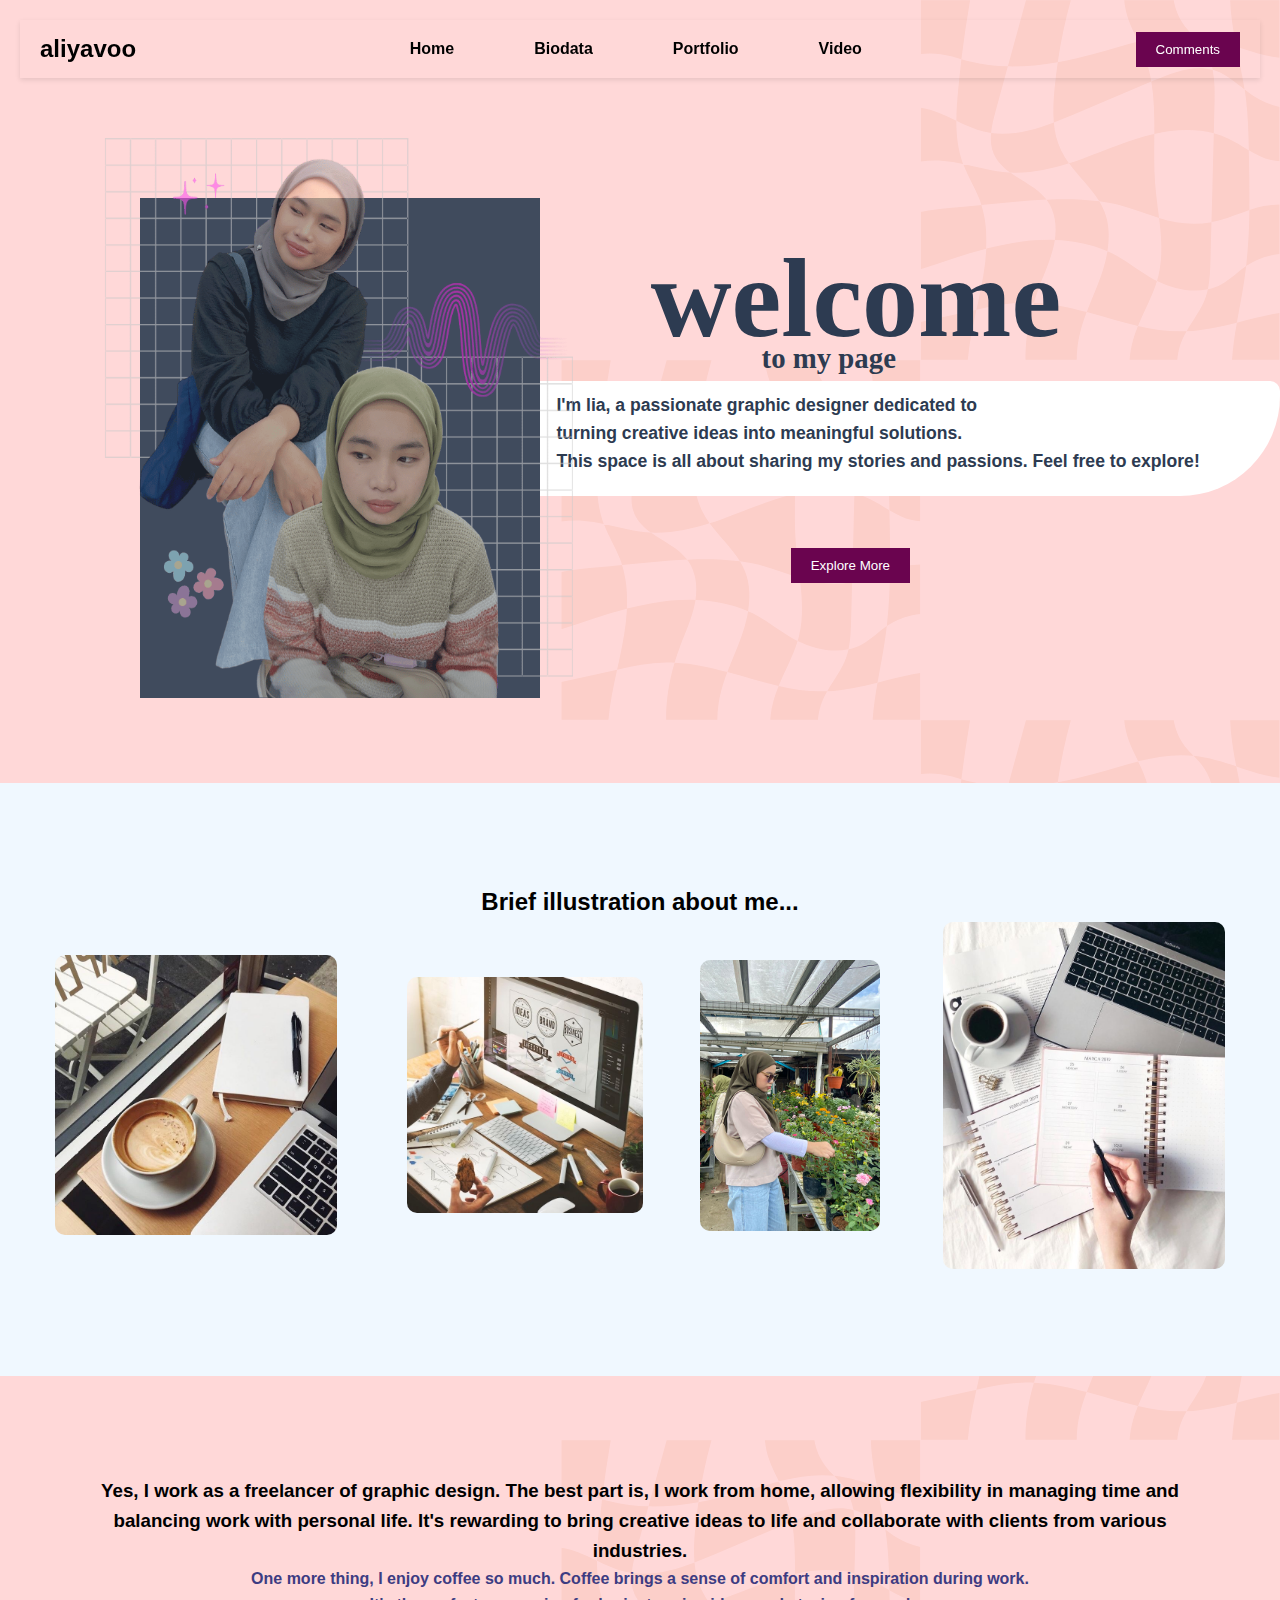
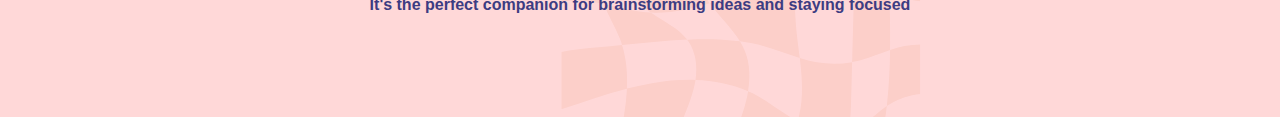
<file: index.html>
<!DOCTYPE html>
<html lang="en">
<head>
  <meta charset="UTF-8">
  <meta name="viewport" content="width=device-width, initial-scale=1.0">
  <title>Home</title>
  <link rel="stylesheet" href="style.css">
  <script src="script.js"></script>
  <link href="https://api.fontshare.com/v2/css?f[]=cabinet-grotesk@100,200,300,400,500,700,800,900&display=swap" rel="stylesheet">
  <link href="https://api.fontshare.com/v2/css?f[]=pencerio@50&display=swap" rel="stylesheet">
</head>
<body>
  <header class="hero">
    <nav>
      <div class="logo">aliyavoo</div>
      <ul>
        <li><a href="index.html">Home</a></li>
        <li><a href="biodata.html">Biodata</a></li>
        <li><a href="portfolio.html">Portfolio</a></li>
        <li><a href="video.html">Video</a></li>
        <!--<li><a href="#">Pages</a></li>-->
      </ul>
      <button class="contact-button" onclick="document.location='comments.html'">Comments</button>
    </nav>
  </header>
  <section class="pic-and-shape">
    <div class="rectangle"></div>
    <img class="lia-welcome" src="img/lia-aesthetic1.png">
      <p>welcome</p>
      <h2 class="to-my-page">to my page</h2>
      <h3 class="desc">I'm lia, a passionate graphic designer dedicated to <br> 
        turning creative ideas into meaningful solutions. <br> This space is all about sharing my stories and passions. Feel free to explore!</h3>
   
  </section>
  <div class="button-container">
    <button class="explore-more-button">Explore More</button>
  </div>
  
  <section id="section-brief" class="section-brief-illustration" >
    <h2>Brief illustration about me...</h2>
    <div class="grid">
      <div class="grid-item">
        <img src="img/coffeeLaptopBook.JPG" alt="Coffee Laptop">
      </div>
      <div class="grid-item">
        <img src="img/editMac.JPG" alt="Editing Session">
      </div>
      <div class="grid-item">
        <img src="img/liaBunga2.jpg" alt="flowers">
      </div>
      <div class="grid-item">
        <img src="img/tulisScheduleCoffee.JPG" alt="scheduling">
      </div>
    </div>
  </section> 
  
  <section class="brief-desc-container">
    <div class="brief-desc">
      <h3>Yes, I work as a freelancer of graphic design. The best part is, I work from home, allowing flexibility in managing time and balancing work with personal life. It's rewarding to bring creative ideas to life and collaborate with clients from various industries. </h3>
      <h4>One more thing, I enjoy coffee so much. Coffee brings a sense of comfort and inspiration during work. <br> It's the perfect  companion for brainstorming ideas and staying focused</h4>
    </div>
  </section>
  </body>
</html>
</file>
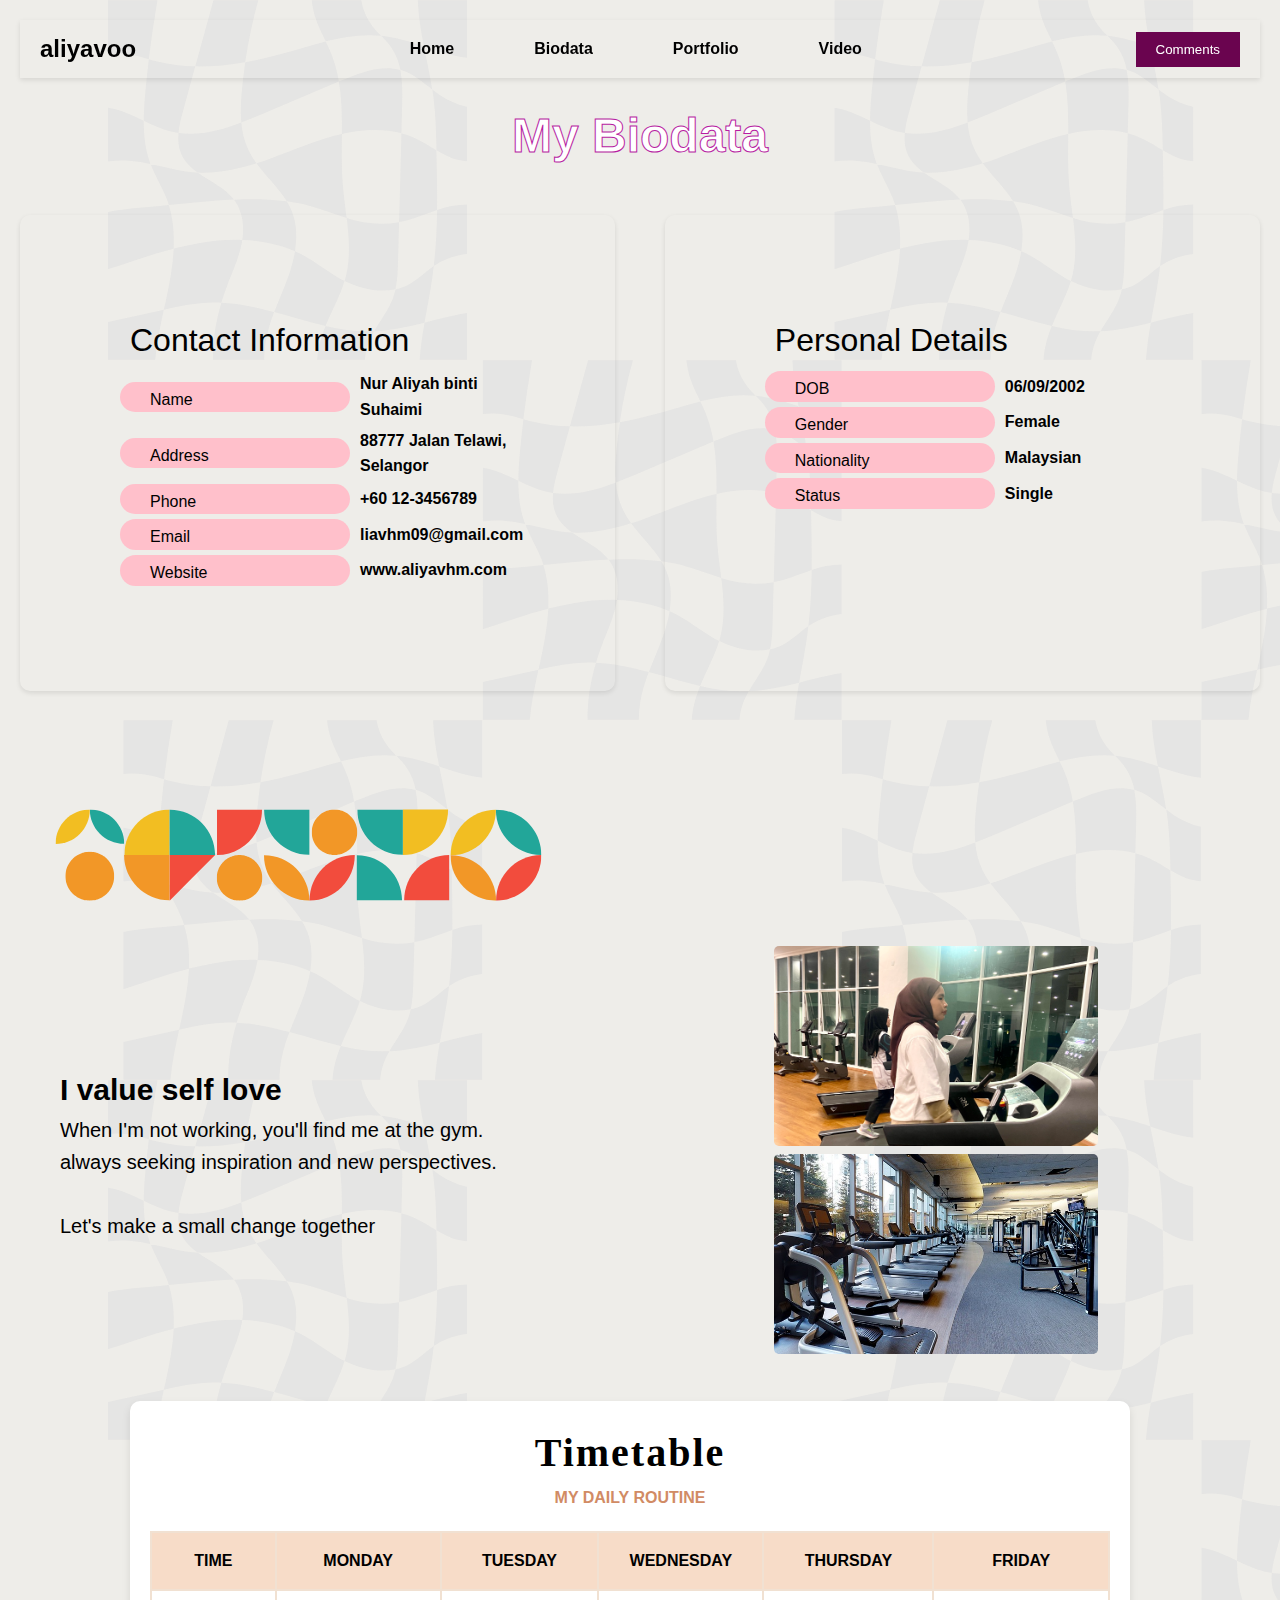
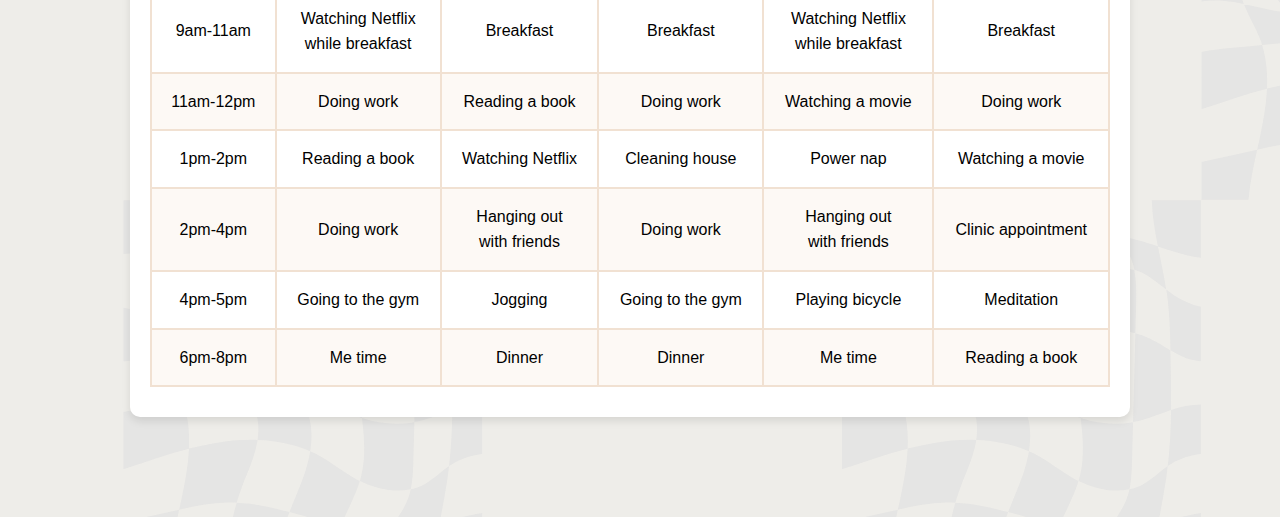
<file: biodata.html>
<!DOCTYPE html>
<html lang="en">
<head>
  <meta charset="UTF-8">
  <meta name="viewport" content="width=device-width, initial-scale=1.0">
  <title>About Us</title>
  <link rel="stylesheet" href="bioStyle.css">
  <link href="https://api.fontshare.com/v2/css?f[]=cabinet-grotesk@100,200,300,400,500,700,800,900&display=swap" rel="stylesheet">
  <link href="https://api.fontshare.com/v2/css?f[]=pencerio@50&display=swap" rel="stylesheet">
</head>
<body>
  <header class="hero">
    <nav>
      <div class="logo">aliyavoo</div>
      <ul>
        <li><a href="index.html">Home</a></li>
        <li><a href="biodata.html">Biodata</a></li>
        <li><a href="portfolio.html">Portfolio</a></li>
        <li><a href="video.html">Video</a></li>
        <!--<li><a href="#">Pages</a></li>-->
      </ul>
      <button class="contact-button" onclick="document.location='comments.html'">Comments</button>
    </nav>
    <section class="hero-content">
      <h1>My Biodata</h1>
    </section>
  </header>
  
  <div class="contact-and-personal">
  <section class="contact-list">
    <div class="container-personal">
      <div class="biodata-details">
        <div class="personal">Contact Information</div>
        <div class="row">
          <div class="highlight label">Name</div>
          <div class="value">Nur Aliyah binti Suhaimi</div>
        </div>
        <div class="row">
          <div class="highlight label">Address</div>
          <div class="value">88777 Jalan Telawi, Selangor</div>
        </div>
        <div class="row">
          <div class="highlight label">Phone</div>
          <div class="value">+60 12-3456789</div>
        </div>
        <div class="row">
          <div class="highlight label">Email</div>
          <div class="value">liavhm09@gmail.com</div>
        </div>
        <div class="row">
          <div class="highlight label">Website</div>
          <div class="value">www.aliyavhm.com</div>
        </div>
      </div>
    </div>
  </section>
  
  <section class="personal-list">
    <div class="container-personal">
      <div class="biodata-details">
        <div class="personal">Personal Details</div>
        <div class="row">
          <div class="highlight label">DOB</div>
          <div class="value">06/09/2002</div>
        </div>
        <div class="row">
          <div class="highlight label">Gender</div>
          <div class="value">Female</div>
        </div>
        <div class="row">
          <div class="highlight label">Nationality</div>
          <div class="value">Malaysian</div>
        </div>
        <div class="row">
          <div class="highlight label">Status</div>
          <div class="value">Single</div>
        </div>
      </div>
    </div>
  </section>
</div>

  <div class="pattern">
    <img class="colorful-pattern" src="img/colorful-pattern.svg">
  </div>
  <section class="section">
    <div class="content">
      <div class="text">
        <h2>I value self love</h2>
        <p>When I'm not working, you'll find me at the gym. 
          <br>always seeking inspiration and new perspectives. 
          <br><br> Let's make a small change together</p>
      </div>
      <div class="gym">
        <img src="img/liaGym.JPG" alt="Me in treadmill">
        <img src="img/gym.jpg" alt="Treadmill">
      </div>
    </div>
    </section>
  
  <div class="container-timetable">
        <h1 class="title">Timetable</h1>
        <p class="subtitle">MY DAILY ROUTINE</p>
        <table>
            <thead>
                <tr>
                    <th>TIME</th>
                    <th>MONDAY</th>
                    <th>TUESDAY</th>
                    <th>WEDNESDAY</th>
                    <th>THURSDAY</th>
                    <th>FRIDAY</th>
                </tr>
            </thead>
            <tbody>
                <!-- Repeat this row structure for timetable slots -->
                <tr>
                    <td>9am-11am</td>
                    <td>Watching Netflix <br> while breakfast</td>
                    <td>Breakfast</td>
                    <td>Breakfast</td>
                    <td>Watching Netflix <br> while breakfast</td>
                    <td>Breakfast</td>
                </tr>
                <tr>
                    <td>11am-12pm</td>
                    <td>Doing work</td>
                    <td>Reading a book</td>
                    <td>Doing work</td>
                    <td>Watching a movie</td>
                    <td>Doing work</td>
                </tr>
                <tr>
                    <td>1pm-2pm</td>
                    <td>Reading a book</td>
                    <td>Watching Netflix</td>
                    <td>Cleaning house</td>
                    <td>Power nap</td>
                    <td>Watching a movie</td>
                </tr>
                <tr>
                    <td>2pm-4pm</td>
                    <td>Doing work</td>
                    <td>Hanging out <br> with friends</td>
                    <td>Doing work</td>
                    <td>Hanging out <br> with friends</td>
                    <td>Clinic appointment</td>
                </tr>
                <tr>
                    <td>4pm-5pm</td>
                    <td>Going to the gym</td>
                    <td>Jogging</td>
                    <td>Going to the gym</td>
                    <td>Playing bicycle</td>
                    <td>Meditation</td>
                </tr>
               <tr>
                    <td>6pm-8pm</td>
                    <td>Me time</td>
                    <td>Dinner</td>
                    <td>Dinner</td>
                    <td>Me time</td>
                    <td>Reading a book</td>
                </tr>
            </tbody>
        </table>
    </div>
</body>
</html>
</file>
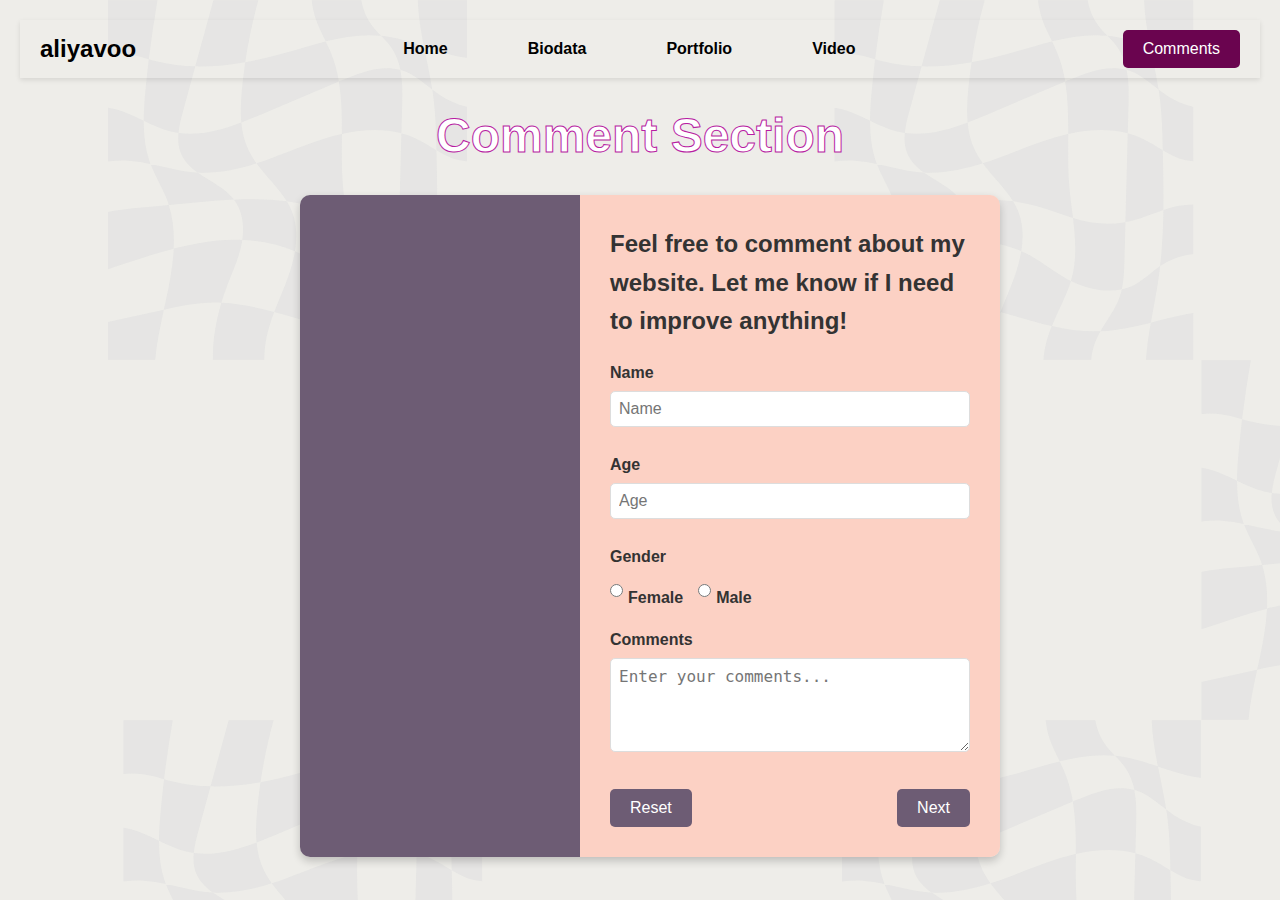
<file: comments.html>
<!DOCTYPE html>
<html lang="en">
    <head>
  <meta charset="UTF-8">
  <meta name="viewport" content="width=device-width, initial-scale=1.0">
  <title>Comments</title>
  <link rel="stylesheet" href="commentStyle.css">
  <script src="script.js"></script>
  <link href="https://api.fontshare.com/v2/css?f[]=cabinet-grotesk@100,200,300,400,500,700,800,900&display=swap" rel="stylesheet">
</head>
    <body>
        <header class="hero">
    <nav>
      <div class="logo">aliyavoo</div>
      <ul>
        <li><a href="index.html">Home</a></li>
        <li><a href="biodata.html">Biodata</a></li>
        <li><a href="portfolio.html">Portfolio</a></li>
        <li><a href="video.html">Video</a></li>
        <!--<li><a href="#">Pages</a></li>-->
      </ul>
      <button class="contact-button" onclick="document.location='comments.html'">Comments</button>
    </nav>
    <section class="hero-content">
      <h1>Comment Section</h1>
    </section>
  </header>
        
<div class="container">
    <div class="left-section">
        <!--<img src="https://via.placeholder.com/150" alt="Puppy Image">-->
    </div>
        <div class="right-section">
            <h2>Feel free to comment about my website. Let me know if I need to improve anything!</h2>
            <form id="commentForm">
                <label for="name">Name</label>
                <input type="text" id="name" name="name" required placeholder="Name">

                <label for="age">Age</label>
                <input type="number" id="age" name="age" required placeholder="Age">

                <!--<label for="birthday">Birthday</label>
                <input type="date" id="birthday" name="birthday" required>-->

                <label>Gender</label>
                <div class="gender">
                    <label><input type="radio" name="gender" value="Female" required> Female</label>
                    <label><input type="radio" name="gender" value="Male"> Male</label>
                </div>

                <label for="comments">Comments</label>
                <textarea id="comments" name="comments" rows="4" required placeholder="Enter your comments..."></textarea>

                <div class="footer">
                    <button type="reset" >Reset</button>
                    <button type="submit">Next</button>
                </div>
            </form>
        </div>
    </div>
    </body>
</html>
</file>
<file: style.css>
* {
    margin: 0;
    padding: 0;
    box-sizing: border-box;
  animation: fadeInScale 3s ease-in-out 0.3s forwards;
  }

  body {
    /*background-image: url(img/abstract.svg);*/
    background-image: url(img/pattern-pink.svg);
    background-position: 100% top;
    background-color: #ffd8d8;
    font-family: 'Cabinet Grotesk', sans-serif;
    line-height: 1.6;
   overflow-x: hidden
  }

  .hero {
    
    padding: 20px;
  }

  nav {
    position: sticky;
    top: 0;
    /*background: #e66ecc; /* Matches the hero background */
    z-index: 9999;
    padding: 10px 20px;
    display: flex;
    justify-content: space-between;
    align-items: center;
    box-shadow: 0px 2px 5px rgba(0, 0, 0, 0.1);
  }

  nav a {
    text-decoration: none;
    color: #f7f4f9; /* Font color */
    padding: 8px 20px;
    border-radius: 20px;
    margin: 0 10px;
    font-weight: 600;
    transition: transform 0.3s ease, box-shadow 0.3s ease;
  }


  nav a:hover,
  nav a:active {
    background: #ffa9ef;
    color: azure; /* Color when hovered */
    transition: 0.3s;
    /*animation: fadeInUp 0.3s ease;*/
    scale: 120%;
  }


  .logo {
    font-size: 24px;
    font-weight: bold;
    pointer-events: none;
  }

  nav ul {
    display: flex;
    list-style: none;
  }

  nav ul li {
    margin: 0 10px;
  }

  nav ul li a {
    text-decoration: none;
    color: black;
  }

  nav ul li a:hover {
    color: #bc4a4a;
  }

@keyframes fadeInScale {
    0% {
        opacity: 1;
        transform: scale(0.8);
    }
    50% {
        opacity: 0.9;
        transform: scale(1.05);
    }
    100% {
        opacity: 1;
        transform: scale(1);
    }
}

@keyframes fadeInDown {
    from {
      opacity: 0;
      transform: translateY(-20px);
    }
    to {
      opacity: 1;
      transform: translateY(0);
    }
  }

.contact-button {
    background: #6a044f;
    color: white;
    border: none;
    padding: 10px 20px;
    cursor: pointer;
    animation: fadeInUp 2s ease;
  }

.contact-button:hover{ /*hover when user put cursor*/
    background: #482eb8; /*button color when hover*/
    transition: 0.5s;
    scale: 110%; /*the button gets bigger when hover*/
  }

.contact-button:active{ /*active when user click*/
    background: #7f6de8; /*button color when hover*/
    transition: 0.5s;
    scale: 105%;
}

/*pic-and-shape is the container of rectangle and image*/
.pic-and-shape{
 position:relative; /*makes the container the reference point*/
  display: flex; /*to put "welcome" beside*/
  align-items: center;
  justify-content: space-around;
  padding-bottom: 200px;
 /* margin-left: 300px;/*set margin for both*/
}

.pic-and-shape .rectangle{
  /*position: relative;*/
  /*z-index: 1;*/
  position: absolute; /*position rec and img within the container*/
  z-index: 0;
  top: 0;
  left: 0;
  height: 500px;
  width: 400px;
  background-color: #404b5d;
  margin-top: 100px;
  margin-left: 140px;
}

.pic-and-shape .lia-welcome{
  opacity: 0.6;
  z-index: 1; 
  width: 1350px;
  height: 800px;
  margin-top: -200px;
}

.pic-and-shape p{ /*welcome*/
  font-family: 'Pencerio', cursive;
  text-align: center;
  color:#2d3b51;
  font-weight: bold;
  font-size: 7em;
  font-style: normal;
  margin-left: -700px;
  margin-top: -200px;
}

.pic-and-shape .to-my-page{
  font-family: 'Pencerio', cursive;
  text-align:right;
  color:#2d3b51;
  font-weight: 800;
  font-size: 1.8em;
  font-style: normal;
  margin-left: -300px;
  margin-top: -80px;
}

.pic-and-shape .desc{
  /*font-family: 'Pencerio', cursive;*/
  text-align:left;
  background-color: #ffffff;
  border-radius: 100px 10px;
  color:#2d3b51;
  font-weight: bold;
  font-size: 1.1em;
  font-style: normal;
  margin-left: -670px;
  margin-top: 80px;
  padding-top: 10px;
  padding-right: 80px;
  padding-bottom: 20px;
  padding-left: 330px;
  /*margin-top: -1px;*/
}

.rectangle, .lia-welcome{
  pointer-events: none;
}
.button-container{
  display: flex;
  justify-content: flex-end; /* Aligns the button to the right */
  margin-right: 370px; /* Optional: adds some spacing from the edge */
  margin-top: -350px;
  margin-bottom: 200px;
}
.explore-more-button {
    background: #6a044f;
    align-items: left;
  float:right;
  text-decoration: none;
    color: white;
    border: none;
    padding: 10px 20px;
    cursor: pointer;
    animation: fadeInUp 2s ease;
  }

.explore-more-button:hover{ /*hover when user put cursor*/
    background: #482eb8; /*button color when hover*/
    transition: 0.5s;
    scale: 110%; /*the button gets bigger when hover*/
  }

.explore-more-button:active{ /*active when user click*/
    background: #7f6de8; /*button color when hover*/
    transition: 0.5s;
    scale: 105%;
}

.section-brief-illustration {
    padding: 100px 20px;
    text-align: center;
  background-color: aliceblue;
  }

 .grid {
    display: flex;
    gap: 5px; /* Reduce the gap between images */
    justify-content: center; /* Center the images within the grid */
    align-items: center; /* Align images vertically if their heights vary */
}


  .grid-item img {
    width: 80%;
    border-radius: 10px;
    margin: 0;
    animation: fadeInScale 5s ease-in-out 5s infinite;
  }

.brief-desc-container{
  padding: 100px;
  text-align: center;
}

.brief-desc-container h4{
  color: #3d3c82;
}
</file>
<file: bioStyle.css>
* {
    margin: 0;
    padding: 0;
    box-sizing: border-box;
  animation: fadeInScale 3s ease-in-out 0.3s forwards;
  }

  body {
    background-image: url(img/pattern-grey.svg);
    background-color: #eeede9;
    font-family: 'Cabinet Grotesk', sans-serif;
    line-height: 1.6;
  }

  .hero {
    
    padding: 20px;
  }

  nav {
    position: sticky;
    top: 0;
    /*background: #e66ecc; /* Matches the hero background */
    z-index: 1000;
    padding: 10px 20px;
    display: flex;
    justify-content: space-between;
    align-items: center;
    box-shadow: 0px 2px 5px rgba(0, 0, 0, 0.1);
  }

  nav a {
    text-decoration: none;
    color: #f7f4f9; /* Font color */
    padding: 8px 20px;
    border-radius: 20px;
    margin: 0 10px;
    font-weight: 600;
    transition: transform 0.3s ease, box-shadow 0.3s ease;
  }


  nav a:hover,
  nav a:active {
    background: #ffa9ef;
    color: azure; /* Color when hovered */
    transition: 0.3s;
    /*animation: fadeInUp 0.3s ease;*/
    scale: 120%;
  }


  .logo {
    font-size: 24px;
    font-weight: bold;
    pointer-events: none;
  }

  nav ul {
    display: flex;
    list-style: none;
  }

  nav ul li {
    margin: 0 10px;
  }

  nav ul li a {
    text-decoration: none;
    color: black;
  }

  nav ul li a:hover {
    color: #bc4a4a;
  }

@keyframes fadeInScale {
    0% {
        opacity: 1;
        transform: scale(0.8);
    }
    50% {
        opacity: 0.9;
        transform: scale(1.05);
    }
    100% {
        opacity: 1;
        transform: scale(1);
    }
}

@keyframes fadeInDown {
    from {
      opacity: 0;
      transform: translateY(-20px);
    }
    to {
      opacity: 1;
      transform: translateY(0);
    }
  }



  .contact-button {
    background: #6a044f;
    color: white;
    border: none;
    padding: 10px 20px;
    cursor: pointer;
    animation: fadeInUp 2s ease;
  }

.contact-button:hover{ /*hover when user put cursor*/
    background: #482eb8; /*button color when hover*/
    transition: 0.5s;
    scale: 110%; /*the button gets bigger when hover*/
  }

.contact-button:active{ /*active when user click*/
    background: #7f6de8; /*button color when hover*/
    transition: 0.5s;
    scale: 105%;
}

  .hero-content {
    text-align: center;
    color: black;
    margin-top: 20px;
  }

  .hero-content h1 {
    font-size: 3em;
    -webkit-text-fill-color: #ffffff;
    -webkit-text-stroke-width: 1px;
    -webkit-text-stroke-color: #b81da3;
  }

.hero-content p {
    font-size: 18px;
  font-weight: bold;
  }

  .section {
    padding: 40px 20px;
    text-align: center;
  }
  
.pattern .colorful-pattern {
  width: 40%;
  margin-left: 45px;
  margin-bottom: -100px;
  /*display: flexbox;*/
}


  .content {
    display: flex;
    align-items: center;
    justify-content: space-around;
  }

  .text {
    flex: 1;
    padding: 20px;
    text-align: left;
    margin-left: 20px;
    font-size: 20px;
  }

  .gym {
    display: block;
    flex: 1;
    gap: 50px;
    margin-left: -115px;
    /*padding: 20px;*/
  }

  .gym img {
    width: 50%;
    height: 200px;
    object-fit: cover; /*to fit the photo inside (prevent stretching the photo)*/
    border-radius: 5px;
    margin: 0;
  }

.contact-and-personal {
  display: flex;
  justify-content: space-between;
  gap: 20px; /* Space between the sections */
  padding: 20px;
}

.contact-list,
.personal-list {
  flex: 1; /* Each section will take up equal space */
  max-width: 48%; /* Optional: Control the width */
  box-shadow: 0 2px 5px rgba(0, 0, 0, 0.1); /* Optional: Add some styling */
  border-radius: 10px; /* Optional: Rounded corners */
  overflow: hidden;
}


.container-personal { 
  display: flex; 
  flex-direction: column; 
  margin: 100px; 
} 

.personal{
  margin-left: 10px;
  font-size: 2em;
  font-weight: 300;
}

.highlight { 
  background-color: pink; 
  padding-top: 5px; 
  padding-right: 200px;
  padding-left: 30px;
  border-radius: 20px;
} 

.row { 
  display: flex; 
  align-items: center; 
  margin: 5px 0; 
} 

.label { 
  width: 100px; 
} 
.value { 
  margin-left: 10px;
  font-weight: bold;
}

.container-timetable {
    width: 90%;
    max-width: 1000px;
    text-align: center;
  margin-left: 130px;
  margin-bottom: 100px;
    background-color: #fff;
    padding: 20px;
    border-radius: 10px;
    box-shadow: 0 4px 8px rgba(0, 0, 0, 0.1);
}

.title {
    font-size: 2.5rem;
    font-weight: 700;
    letter-spacing: 2px;
  font-family: 'Pencerio', cursive;
}

.subtitle {
    color: #d18b64;
    font-size: 1rem;
    font-weight: 600;
    margin-bottom: 20px;
}

table {
    width: 100%;
    border-collapse: collapse;
    margin: 10px auto;
}

th, td {
    border: 2px solid #f1e1d2;
    padding: 15px;
    font-size: 1rem;
    text-align: center;
}

th {
    background-color: #f7dcc8;
    color: #000;
    font-weight: 700;
}

td {
    background-color: #fff;
    height: 50px;
}

tr:nth-child(even) td {
    background-color: #fdf9f5;
}

tr:nth-child(odd) td {
    background-color: #fff;
}
</file>
<file: commentStyle.css>
* {
    margin: 0;
    padding: 0;
    box-sizing: border-box;
  animation: fadeInScale 3s ease-in-out 0.3s forwards;
  }

  body {
    background-image: url(img/pattern-grey.svg);
    background-color: #eeede9;
    font-family: 'Cabinet Grotesk', sans-serif;
    line-height: 1.6;
  }

  .hero {
    
    padding: 20px;
  }

  nav {
    position: sticky;
    top: 0;
    /*background: #e66ecc; /* Matches the hero background */
    z-index: 1000;
    padding: 10px 20px;
    display: flex;
    justify-content: space-between;
    align-items: center;
    box-shadow: 0px 2px 5px rgba(0, 0, 0, 0.1);
  }

  nav a {
    text-decoration: none;
    color: #f7f4f9; /* Font color */
    padding: 8px 20px;
    border-radius: 20px;
    margin: 0 10px;
    font-weight: 600;
    transition: transform 0.3s ease, box-shadow 0.3s ease;
  }


  nav a:hover,
  nav a:active {
    background: #ffa9ef;
    color: azure; /* Color when hovered */
    transition: 0.3s;
    /*animation: fadeInUp 0.3s ease;*/
    scale: 120%;
  }


  .logo {
    font-size: 24px;
    font-weight: bold;
    pointer-events: none;
  }

  nav ul {
    display: flex;
    list-style: none;
  }

  nav ul li {
    margin: 0 10px;
  }

  nav ul li a {
    text-decoration: none;
    color: black;
  }

  nav ul li a:hover {
    color: #bc4a4a;
  }

@keyframes fadeInScale {
    0% {
        opacity: 1;
        transform: scale(0.8);
    }
    50% {
        opacity: 0.9;
        transform: scale(1.05);
    }
    100% {
        opacity: 1;
        transform: scale(1);
    }
}

@keyframes fadeInDown {
    from {
      opacity: 0;
      transform: translateY(-20px);
    }
    to {
      opacity: 1;
      transform: translateY(0);
    }
  }

.contact-button {
    background: #6a044f;
    color: white;
    border: none;
    padding: 10px 20px;
    cursor: pointer;
    animation: fadeInUp 2s ease;
  }

.contact-button:hover{ /*hover when user put cursor*/
    background: #482eb8; /*button color when hover*/
    transition: 0.5s;
    scale: 110%; /*the button gets bigger when hover*/
  }

.contact-button:active{ /*active when user click*/
    background: #7f6de8; /*button color when hover*/
    transition: 0.5s;
    scale: 105%;
}

 .hero-content {
    text-align: center;
    color: black;
    margin-top: 20px;
  }

  .hero-content h1 {
    font-size: 3em;
    -webkit-text-fill-color: #ffffff;
    -webkit-text-stroke-width: 1px;
    -webkit-text-stroke-color: #b81da3;
  }

.hero-content p {
    font-size: 18px;
  font-weight: bold;
  }

.container {
            display: flex;
    margin-left: 300px;
            width: 700px;
            height: auto;
            box-shadow: 0 4px 8px rgba(0, 0, 0, 0.2);
            border-radius: 10px;
            overflow: hidden;
        }

        .left-section {
            width: 40%;
            background-color: #6d5c74;
            display: flex;
            justify-content: center;
            align-items: center;
            padding: 20px;
        }

        .left-section img {
            width: 80%;
            border-radius: 10px;
        }

        .right-section {
            width: 60%;
            background-color: #fcd1c4;
            padding: 30px;
            box-sizing: border-box;
        }

        h2 {
            margin: 0 0 20px;
            color: #333;
        }

        label {
            display: block;
            margin: 10px 0 5px;
            font-weight: bold;
            color: #333;
        }

        input, select, textarea {
            width: 100%;
            padding: 8px;
            margin-bottom: 15px;
            border: 1px solid #ddd;
            border-radius: 5px;
            font-size: 1rem;
            box-sizing: border-box;
        }

        input[type="radio"] {
            width: auto;
            margin-right: 5px;
        }

        .gender, .spayed {
            display: flex;
            gap: 15px;
        }

        .gender label, .spayed label {
            display: flex;
            align-items: center;
        }

        button {
            background-color: #6d5c74;
            color: white;
            padding: 10px 20px;
            border: none;
            border-radius: 5px;
            cursor: pointer;
            font-size: 1rem;
        }

        button:hover {
            background-color: #5a4a60;
        }

        .footer {
            display: flex;
            justify-content: space-between;
            align-items: center;
            margin-top: 15px;
        }
</file>
